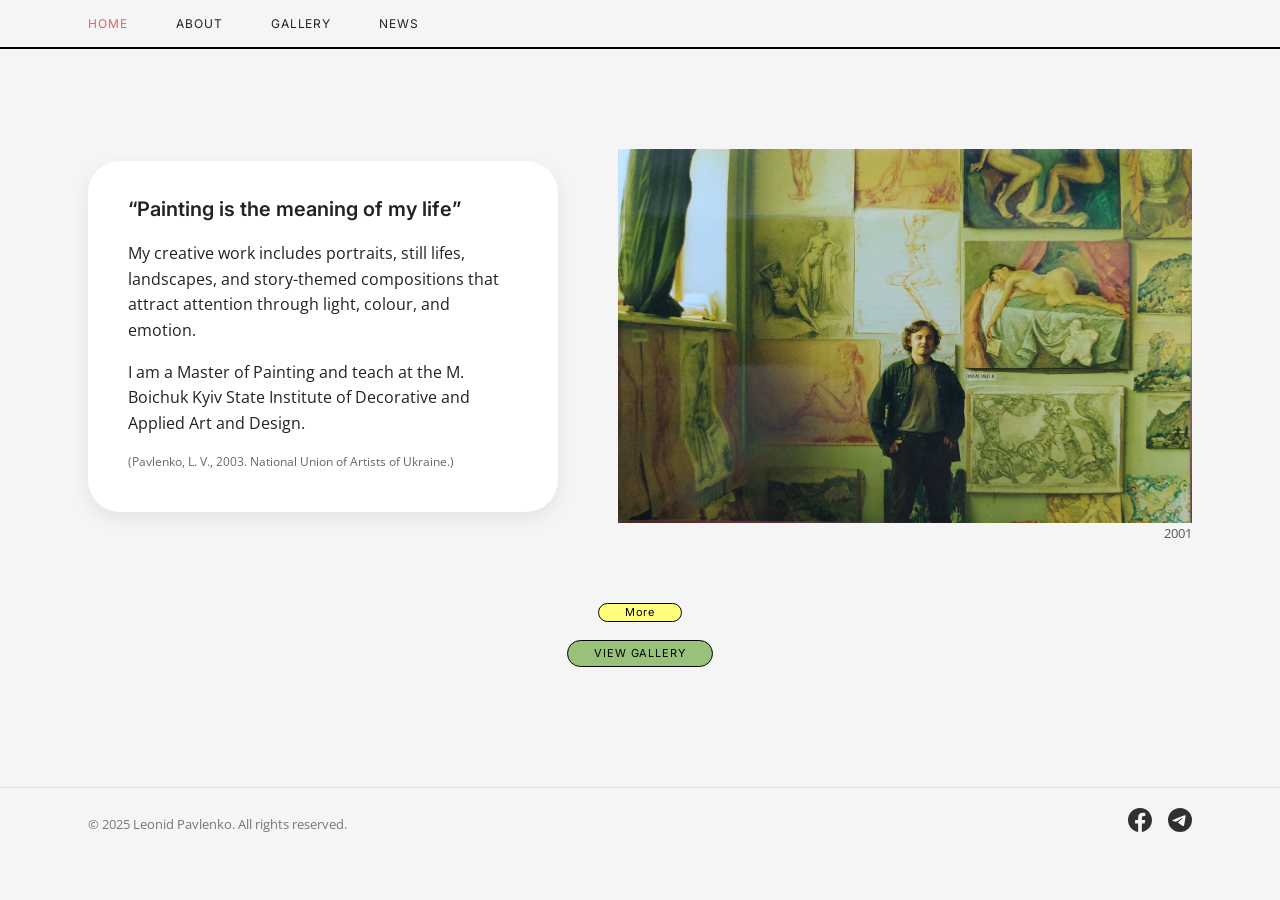
<file: index.html>
<!DOCTYPE html>
<html lang="en">
<head>
  <meta charset="UTF-8">
  <meta name="viewport" content="width=device-width, initial-scale=1.0">
  <title>Leonid Pavlenko Portfolio</title>

  <!-- Google fonts for headings and body text -->
  <link href="https://fonts.googleapis.com/css2?family=Inter:wght@300;400;500;600&family=Open+Sans:wght@400;500;600&display=swap" rel="stylesheet">

  <!-- Main stylesheet -->
  <link rel="stylesheet" href="css/styles.css">
</head>
<body>

  <!-- Main navigation (same on all pages) -->
  <header class="site-header">
    <nav class="main-nav">
      <a href="index.html" class="nav-link active">HOME</a>
      <a href="about.html" class="nav-link">ABOUT</a>
      <a href="gallery.html" class="nav-link">GALLERY</a>
      <a href="news.html" class="nav-link">NEWS</a>
    </nav>
  </header>

  <main>
    <!-- Hero area with quote, bio and portrait -->
    <section class="hero">

      <!-- White card with short text -->
      <div class="hero-card">
        <h1 class="hero-title">“Painting is the meaning of my life”</h1>

        <p>
          My creative work includes portraits, still lifes, landscapes,
          and story-themed compositions that attract attention through
          light, colour, and emotion.
        </p>

        <p>
          I am a Master of Painting and teach at the M. Boichuk Kyiv
          State Institute of Decorative and Applied Art and Design.
        </p>

        <p class="hero-citation">
          (Pavlenko, L. V., 2003. National Union of Artists of Ukraine.)
        </p>
      </div>

      <!-- Photograph of the artist -->
      <figure class="hero-image">
        <img src="media/hero.jpg"
             alt="Leonid Pavlenko standing in front of his drawings and paintings">
        <figcaption class="hero-year">2001</figcaption>
      </figure>
    </section>

    <!-- Navigation buttons below hero -->
    <div class="hero-buttons">
      <a href="about.html" class="btn btn-yellow">More</a>
      <a href="gallery.html" class="btn btn-green">View Gallery</a>
    </div>
  </main>

  <!-- Footer with copyright and social media links -->
  <footer class="site-footer">
    <div class="footer-inner">
      <p class="footer-left">© 2025 Leonid Pavlenko. All rights reserved.</p>

      <div class="footer-icons">
        <a href="https://www.facebook.com/share/1AK98dxhYE/?mibextid=wwXIfr" target="_blank">
          <img src="media/facebook.svg" alt="Facebook icon">
        </a>
        <a href="tel:+380976908161">
          <img src="media/telegram.svg" alt="Telegram icon">
        </a>
      </div>
    </div>
  </footer>

</body>
</html>
</file>
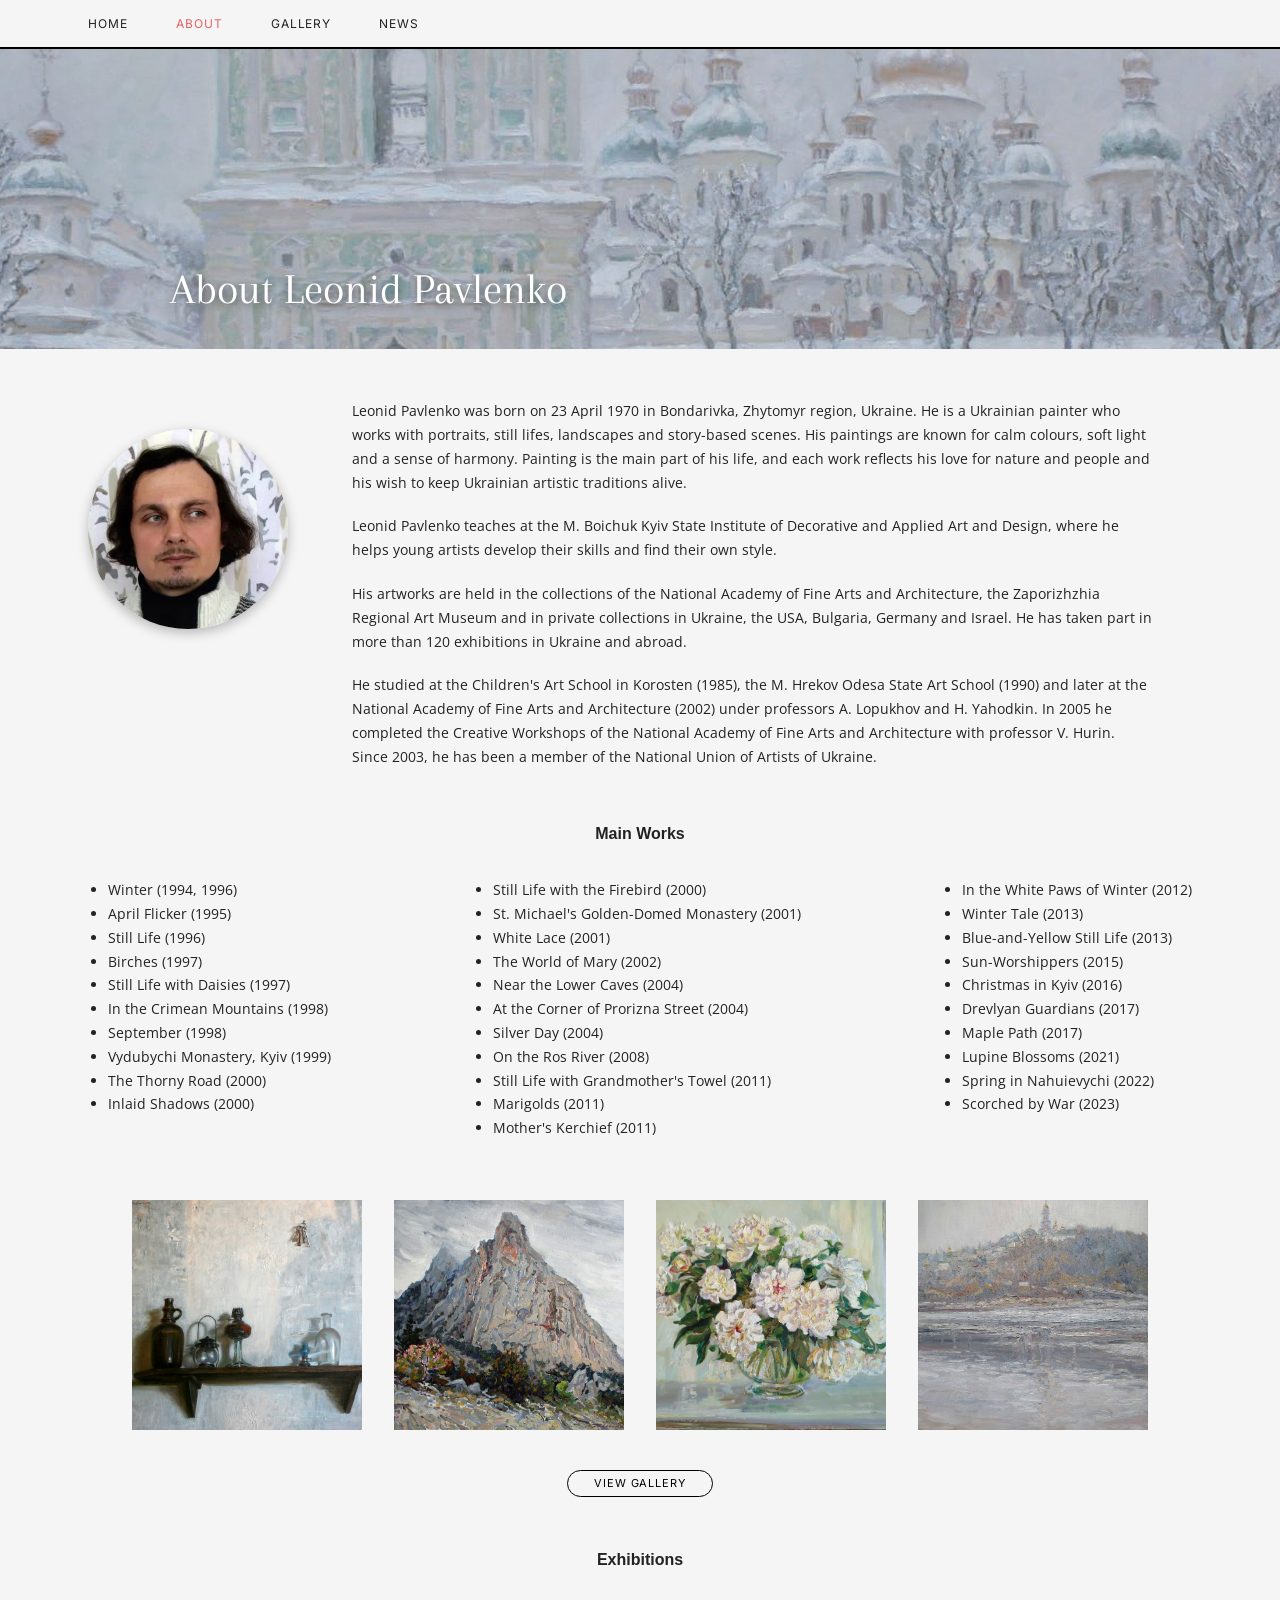
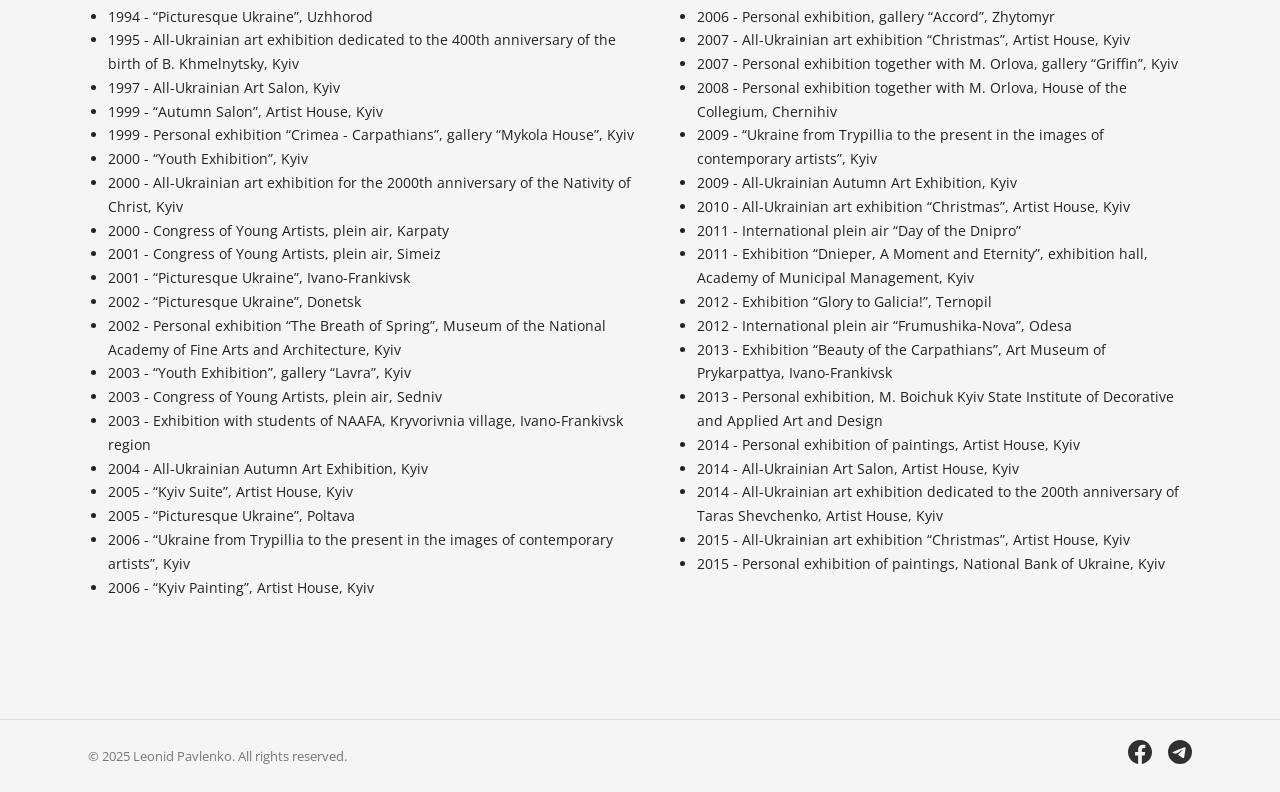
<file: about.html>
<!DOCTYPE html>
<html lang="en">
<head>
  <meta charset="UTF-8">
  <meta name="viewport" content="width=device-width, initial-scale=1.0">
  <title>About - Leonid Pavlenko</title>

  <!-- Google fonts for headings and body text -->
  <link href="https://fonts.googleapis.com/css2?family=Inter:wght@300;400;500;600&family=Open+Sans:wght@400;500;600&family=Arapey:ital,wght@0,400;1,400&display=swap" rel="stylesheet">

  <link rel="stylesheet" href="css/styles.css">
</head>
<body>

  <!-- Main navigation -->
  <header class="site-header">
    <nav class="main-nav">
      <a href="index.html" class="nav-link">HOME</a>
      <a href="about.html" class="nav-link active">ABOUT</a>
      <a href="gallery.html" class="nav-link">GALLERY</a>
      <a href="news.html" class="nav-link">NEWS</a>
    </nav>
  </header>

  <main>

    <!-- Banner image with title -->
    <section class="about-hero" style="background-image: url('media/banner_1440x300.jpg');">
      <h1 class="about-hero-title">About Leonid Pavlenko</h1>
    </section>

    <!-- Portrait and main biography text -->
    <section class="about-section">

      <div class="about-photo">
        <img src="media/portrait.webp" alt="Leonid Pavlenko portrait">
      </div>

      <div class="about-bio">
        <p>Leonid Pavlenko was born on 23 April 1970 in Bondarivka, Zhytomyr region, Ukraine. He is a Ukrainian painter who works with portraits, still lifes, landscapes and story-based scenes. His paintings are known for calm colours, soft light and a sense of harmony. Painting is the main part of his life, and each work reflects his love for nature and people and his wish to keep Ukrainian artistic traditions alive.</p>

        <p>Leonid Pavlenko teaches at the M. Boichuk Kyiv State Institute of Decorative and Applied Art and Design, where he helps young artists develop their skills and find their own style.</p>

        <p>His artworks are held in the collections of the National Academy of Fine Arts and Architecture, the Zaporizhzhia Regional Art Museum and in private collections in Ukraine, the USA, Bulgaria, Germany and Israel. He has taken part in more than 120 exhibitions in Ukraine and abroad.</p>

        <p>He studied at the Children's Art School in Korosten (1985), the M. Hrekov Odesa State Art School (1990) and later at the National Academy of Fine Arts and Architecture (2002) under professors A. Lopukhov and H. Yahodkin. In 2005 he completed the Creative Workshops of the National Academy of Fine Arts and Architecture with professor V. Hurin. Since 2003, he has been a member of the National Union of Artists of Ukraine.</p>
      </div>

    </section>

    <!-- List of main works -->
    <section class="about-main-works">
      <h2 class="about-section-title">Main Works</h2>

      <div class="about-works-lists">
        <ul>
          <li>Winter (1994, 1996)</li>
          <li>April Flicker (1995)</li>
          <li>Still Life (1996)</li>
          <li>Birches (1997)</li>
          <li>Still Life with Daisies (1997)</li>
          <li>In the Crimean Mountains (1998)</li>
          <li>September (1998)</li>
          <li>Vydubychi Monastery, Kyiv (1999)</li>
          <li>The Thorny Road (2000)</li>
          <li>Inlaid Shadows (2000)</li>
        </ul>

        <ul>
          <li>Still Life with the Firebird (2000)</li>
          <li>St. Michael's Golden-Domed Monastery (2001)</li>
          <li>White Lace (2001)</li>
          <li>The World of Mary (2002)</li>
          <li>Near the Lower Caves (2004)</li>
          <li>At the Corner of Prorizna Street (2004)</li>
          <li>Silver Day (2004)</li>
          <li>On the Ros River (2008)</li>
          <li>Still Life with Grandmother's Towel (2011)</li>
          <li>Marigolds (2011)</li>
          <li>Mother's Kerchief (2011)</li>
        </ul>

        <ul>
          <li>In the White Paws of Winter (2012)</li>
          <li>Winter Tale (2013)</li>
          <li>Blue-and-Yellow Still Life (2013)</li>
          <li>Sun-Worshippers (2015)</li>
          <li>Christmas in Kyiv (2016)</li>
          <li>Drevlyan Guardians (2017)</li>
          <li>Maple Path (2017)</li>
          <li>Lupine Blossoms (2021)</li>
          <li>Spring in Nahuievychi (2022)</li>
          <li>Scorched by War (2023)</li>
        </ul>
      </div>
    </section>

    <!-- Four paintings preview row -->
    <section class="about-works-previews">
      <div class="about-works-images">
        <img src="media/Painting-01.jpg"  alt="Painting 1 by Leonid Pavlenko">
        <img src="media/Painting-02.jpg"  alt="Painting 2 by Leonid Pavlenko">
        <img src="media/Painting-03.jpeg" alt="Painting 3 by Leonid Pavlenko">
        <img src="media/Painting-04.jpg"  alt="Painting 4 by Leonid Pavlenko">
      </div>

      <div class="about-works-button">
        <a href="gallery.html" class="btn btn-outline">VIEW GALLERY</a>
      </div>
    </section>

    <!-- Exhibitions list -->
    <section class="about-exhibitions">
      <h2 class="about-section-title">Exhibitions</h2>

      <div class="about-exhibitions-columns">
        <ul>
          <li>1994 - “Picturesque Ukraine”, Uzhhorod</li>
          <li>1995 - All-Ukrainian art exhibition dedicated to the 400th anniversary of the birth of B. Khmelnytsky, Kyiv</li>
          <li>1997 - All-Ukrainian Art Salon, Kyiv</li>
          <li>1999 - “Autumn Salon”, Artist House, Kyiv</li>
          <li>1999 - Personal exhibition “Crimea - Carpathians”, gallery “Mykola House”, Kyiv</li>
          <li>2000 - “Youth Exhibition”, Kyiv</li>
          <li>2000 - All-Ukrainian art exhibition for the 2000th anniversary of the Nativity of Christ, Kyiv</li>
          <li>2000 - Congress of Young Artists, plein air, Karpaty</li>
          <li>2001 - Congress of Young Artists, plein air, Simeiz</li>
          <li>2001 - “Picturesque Ukraine”, Ivano-Frankivsk</li>
          <li>2002 - “Picturesque Ukraine”, Donetsk</li>
          <li>2002 - Personal exhibition “The Breath of Spring”, Museum of the National Academy of Fine Arts and Architecture, Kyiv</li>
          <li>2003 - “Youth Exhibition”, gallery “Lavra”, Kyiv</li>
          <li>2003 - Congress of Young Artists, plein air, Sedniv</li>
          <li>2003 - Exhibition with students of NAAFA, Kryvorivnia village, Ivano-Frankivsk region</li>
          <li>2004 - All-Ukrainian Autumn Art Exhibition, Kyiv</li>
          <li>2005 - “Kyiv Suite”, Artist House, Kyiv</li>
          <li>2005 - “Picturesque Ukraine”, Poltava</li>
          <li>2006 - “Ukraine from Trypillia to the present in the images of contemporary artists”, Kyiv</li>
          <li>2006 - “Kyiv Painting”, Artist House, Kyiv</li>
        </ul>

        <ul>
          <li>2006 - Personal exhibition, gallery “Accord”, Zhytomyr</li>
          <li>2007 - All-Ukrainian art exhibition “Christmas”, Artist House, Kyiv</li>
          <li>2007 - Personal exhibition together with M. Orlova, gallery “Griffin”, Kyiv</li>
          <li>2008 - Personal exhibition together with M. Orlova, House of the Collegium, Chernihiv</li>
          <li>2009 - “Ukraine from Trypillia to the present in the images of contemporary artists”, Kyiv</li>
          <li>2009 - All-Ukrainian Autumn Art Exhibition, Kyiv</li>
          <li>2010 - All-Ukrainian art exhibition “Christmas”, Artist House, Kyiv</li>
          <li>2011 - International plein air “Day of the Dnipro”</li>
          <li>2011 - Exhibition “Dnieper, A Moment and Eternity”, exhibition hall, Academy of Municipal Management, Kyiv</li>
          <li>2012 - Exhibition “Glory to Galicia!”, Ternopil</li>
          <li>2012 - International plein air “Frumushika-Nova”, Odesa</li>
          <li>2013 - Exhibition “Beauty of the Carpathians”, Art Museum of Prykarpattya, Ivano-Frankivsk</li>
          <li>2013 - Personal exhibition, M. Boichuk Kyiv State Institute of Decorative and Applied Art and Design</li>
          <li>2014 - Personal exhibition of paintings, Artist House, Kyiv</li>
          <li>2014 - All-Ukrainian Art Salon, Artist House, Kyiv</li>
          <li>2014 - All-Ukrainian art exhibition dedicated to the 200th anniversary of Taras Shevchenko, Artist House, Kyiv</li>
          <li>2015 - All-Ukrainian art exhibition “Christmas”, Artist House, Kyiv</li>
          <li>2015 - Personal exhibition of paintings, National Bank of Ukraine, Kyiv</li>
        </ul>
      </div>
    </section>

  </main>

  <!-- Shared footer -->
  <footer class="site-footer">
    <div class="footer-inner">
      <p class="footer-left">© 2025 Leonid Pavlenko. All rights reserved.</p>

      <div class="footer-icons">
        <a href="https://www.facebook.com/share/1AK98dxhYE/?mibextid=wwXIfr" target="_blank">
          <img src="media/facebook.svg" alt="Facebook icon">
        </a>
        <a href="tel:+380976908161">
          <img src="media/telegram.svg" alt="Telegram icon">
        </a>
      </div>
    </div>
  </footer>

</body>
</html>
</file>
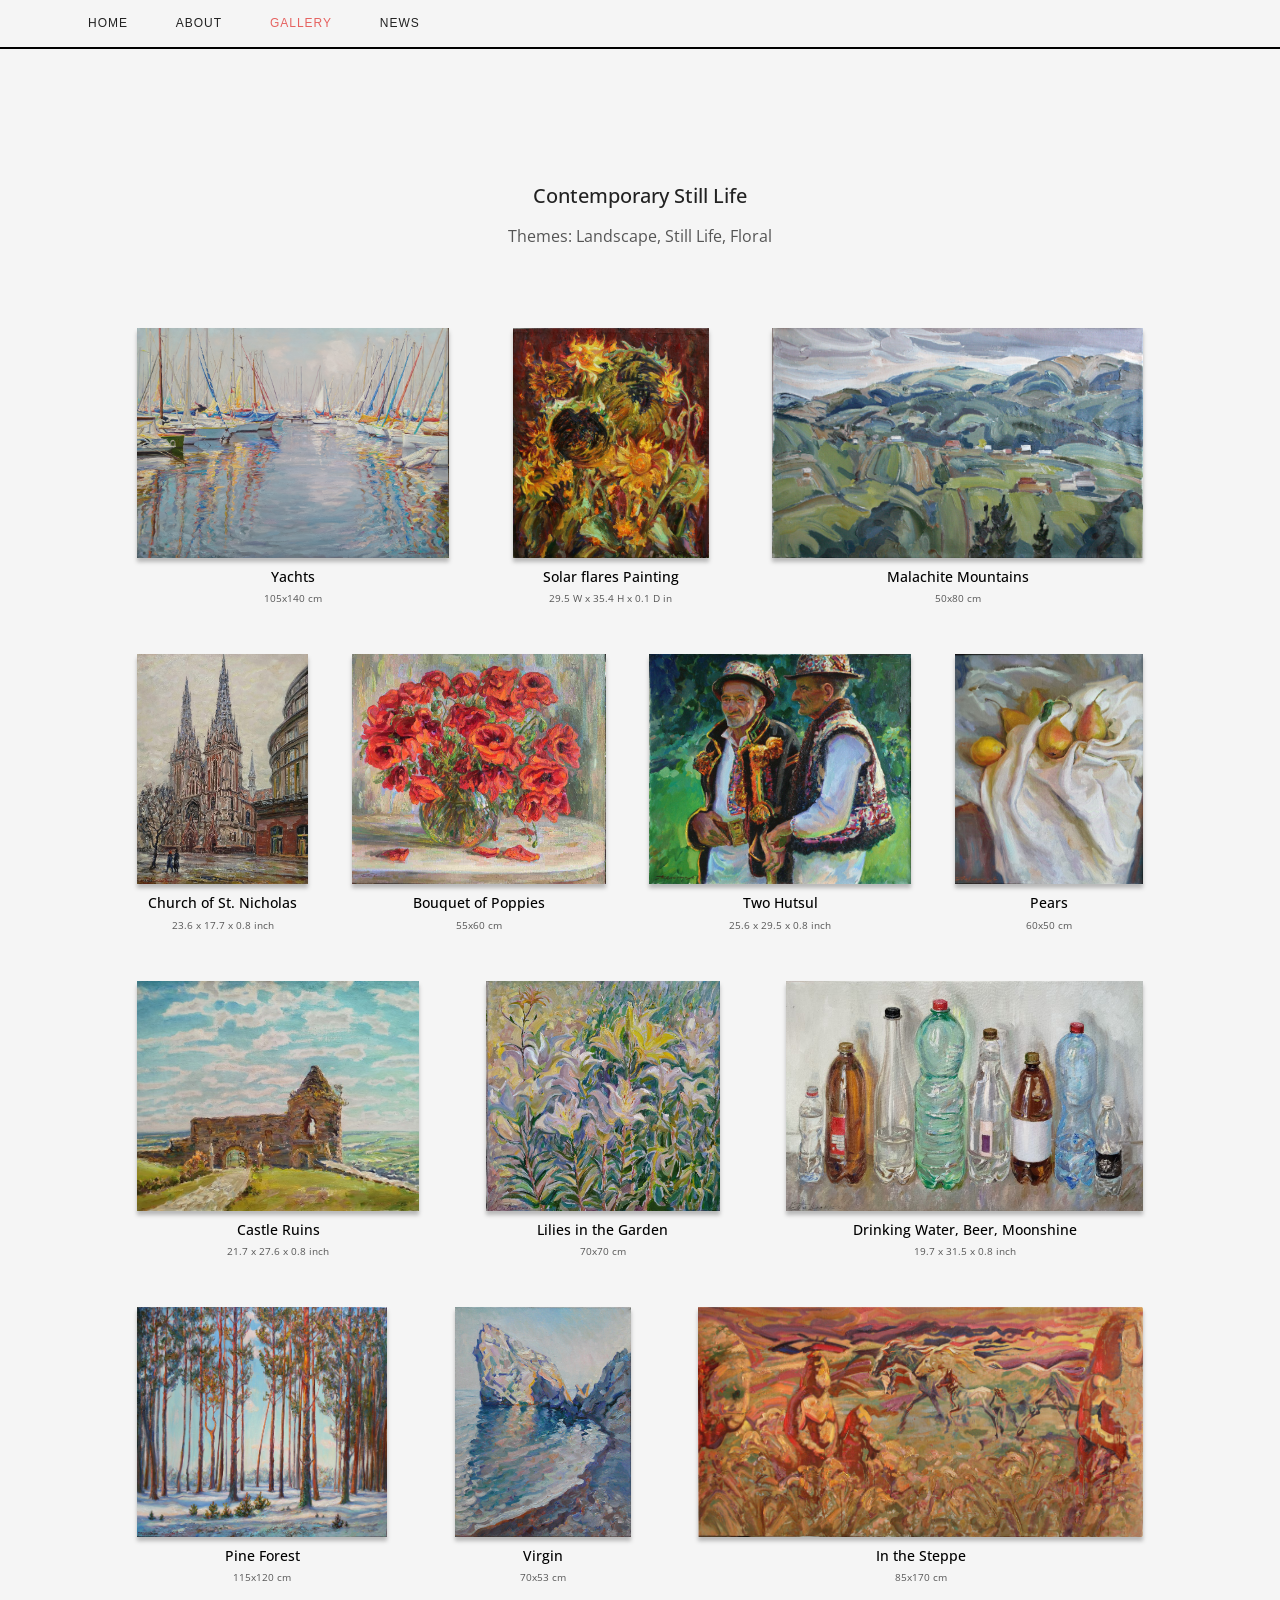
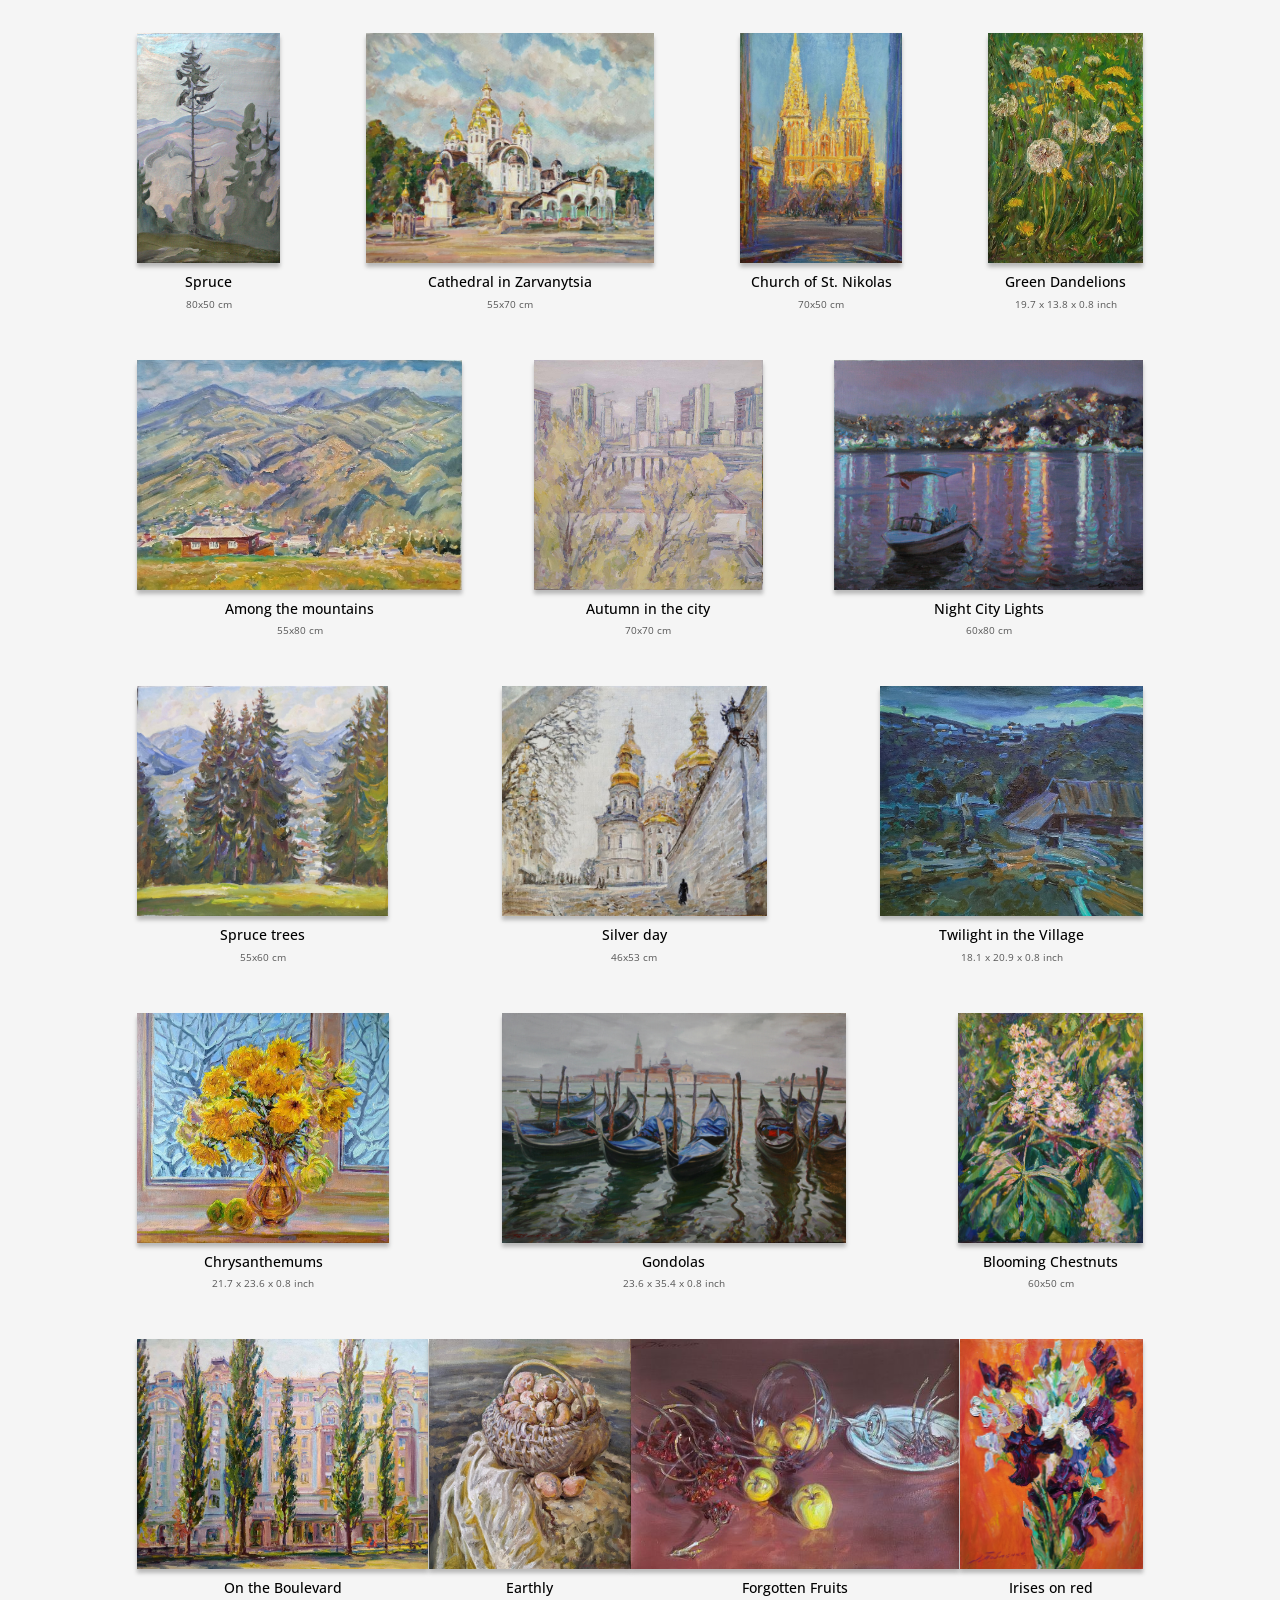
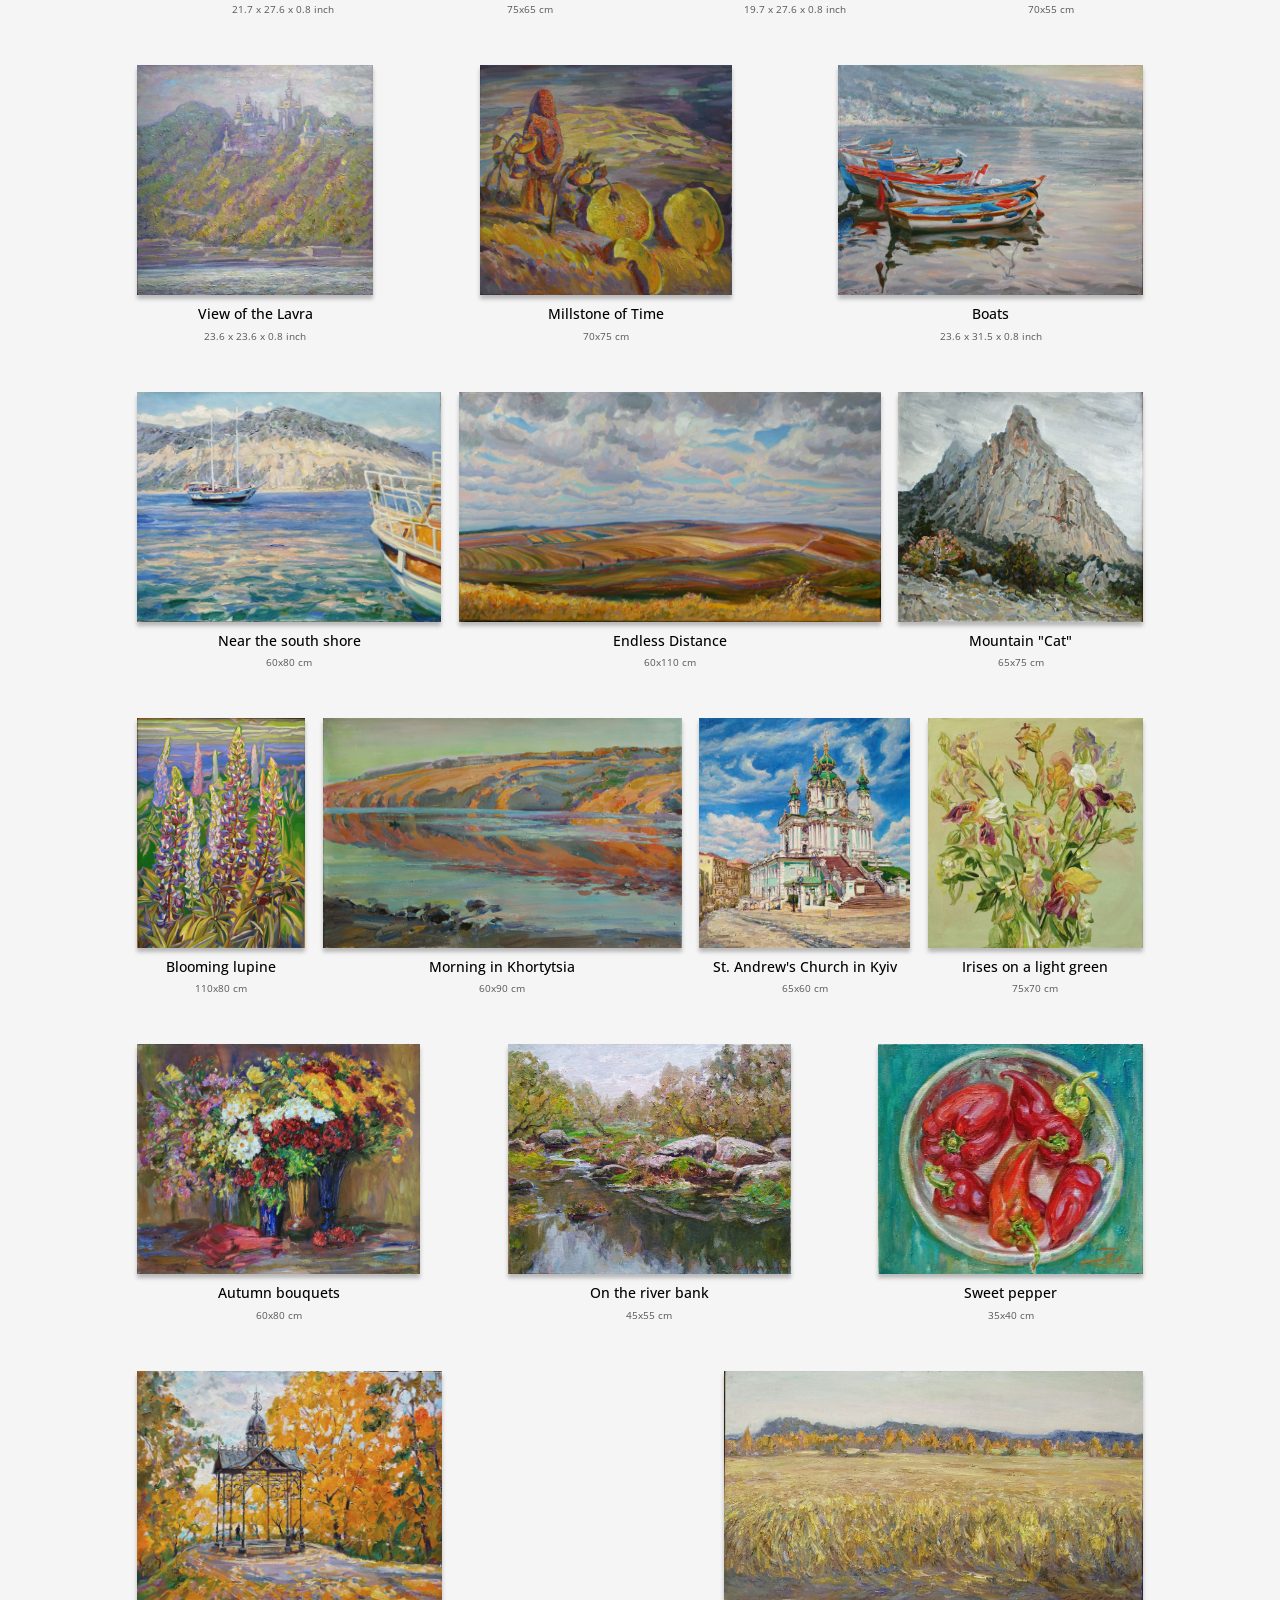
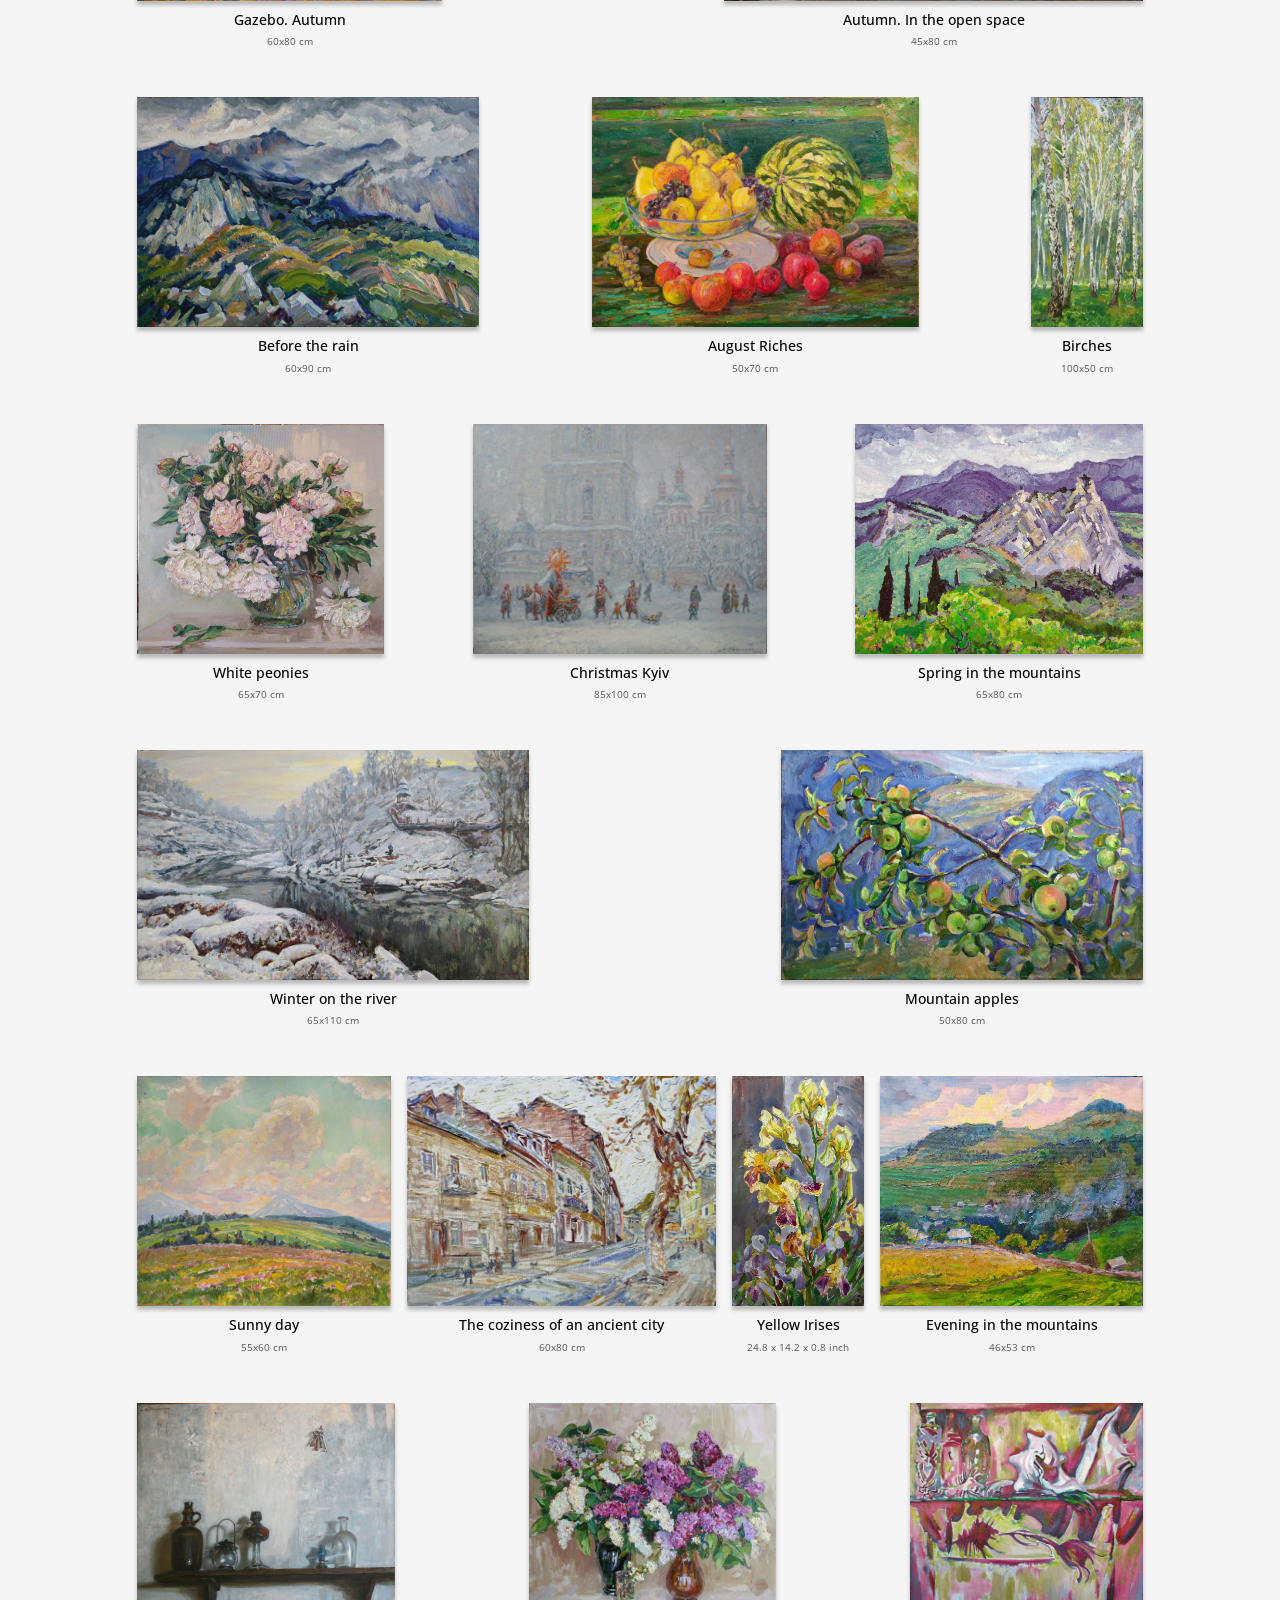
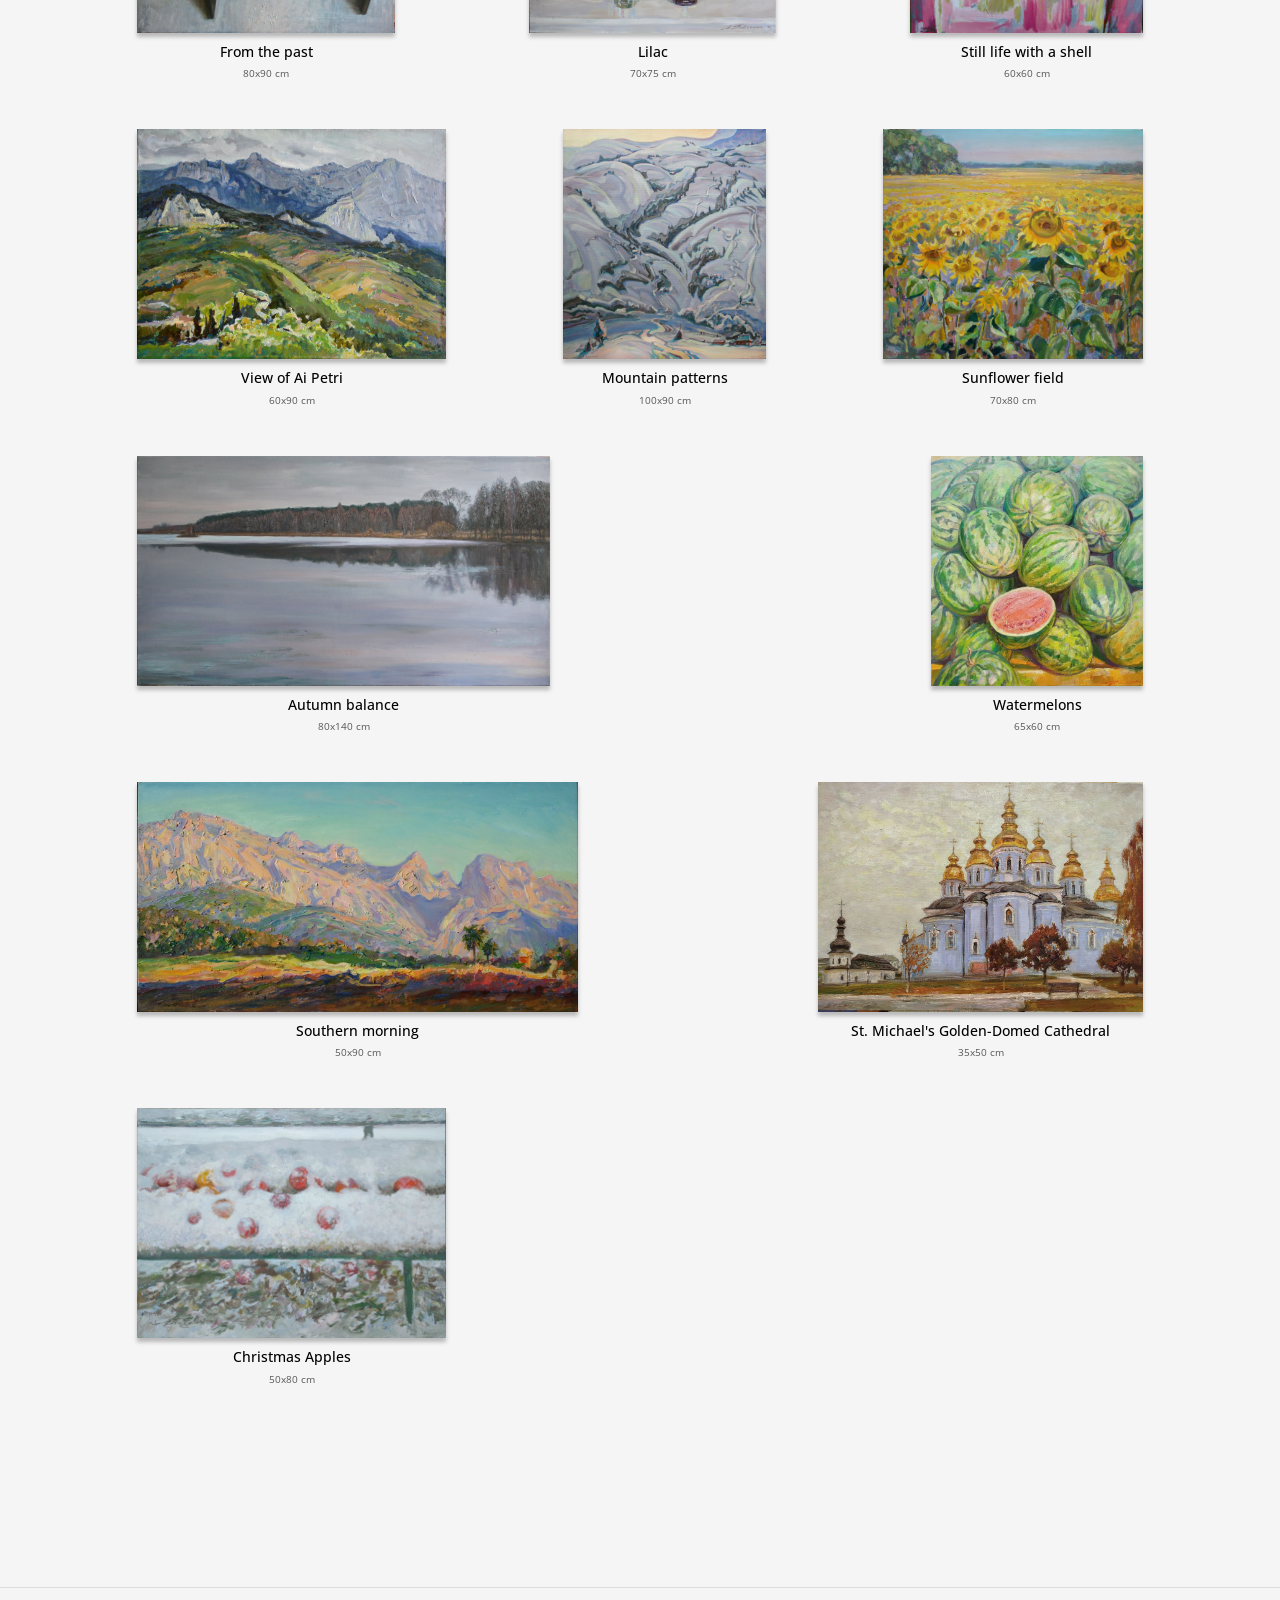
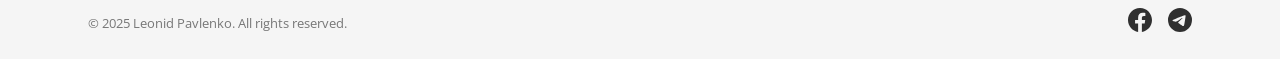
<file: gallery.html>
<!DOCTYPE html>
<html lang="en">
<head>
  <meta charset="UTF-8">
  <title>Gallery - Leonid Pavlenko</title>
  <meta name="viewport" content="width=device-width, initial-scale=1.0">
  <link rel="stylesheet" href="css/styles.css">
  <link href="https://fonts.googleapis.com/css2?family=Open+Sans:wght@400;700&display=swap" rel="stylesheet">
</head>
<body>

  <!-- Main navigation -->
  <header class="site-header">
    <nav class="main-nav">
      <a href="index.html" class="nav-link">HOME</a>
      <a href="about.html" class="nav-link">ABOUT</a>
      <a href="gallery.html" class="nav-link active">GALLERY</a>
      <a href="news.html" class="nav-link">NEWS</a>
    </nav>
  </header>

  <!-- Main gallery content -->
  <main class="gallery-page">

    <!-- Short context text above the grid -->
    <section class="gallery-hero">
      <p class="gallery-context">Contemporary Still Life</p>
      <p class="gallery-themes">Themes: Landscape, Still Life, Floral</p>
    </section>

    <!-- Painting grid -->
    <section class="gallery-grid">

      <!-- ROW 1 -->
      <figure class="painting" style="width:312px;">
        <img src="media/Yachts.jpg" alt="Yachts">
        <figcaption>
          <div class="painting-name">Yachts</div>
          <div class="painting-size">105x140 cm</div>
        </figcaption>
      </figure>

      <figure class="painting" style="width:196px;">
        <img src="media/Solar flares Painting.jpg" alt="Solar flares Painting">
        <figcaption>
          <div class="painting-name">Solar flares Painting</div>
          <div class="painting-size">29.5 W x 35.4 H x 0.1 D in</div>
        </figcaption>
      </figure>

      <figure class="painting" style="width:371px;">
        <img src="media/Malachite Mountains.jpg" alt="Malachite Mountains">
        <figcaption>
          <div class="painting-name">Malachite Mountains</div>
          <div class="painting-size">50x80 cm</div>
        </figcaption>
      </figure>

      <figure class="painting" style="width:171px;">
        <img src="media/Church of St. Nicholas.jpg" alt="Church of St. Nicholas">
        <figcaption>
          <div class="painting-name">Church of St. Nicholas</div>
          <div class="painting-size">23.6 x 17.7 x 0.8 inch</div>
        </figcaption>
      </figure>

      <!-- ROW 2 -->
      <figure class="painting" style="width:254px;">
        <img src="media/Bouquet of Poppies.jpg" alt="Bouquet of Poppies">
        <figcaption>
          <div class="painting-name">Bouquet of Poppies</div>
          <div class="painting-size">55x60 cm</div>
        </figcaption>
      </figure>

      <figure class="painting" style="width:262px;">
        <img src="media/Two Hutsul.jpg" alt="Two Hutsul">
        <figcaption>
          <div class="painting-name">Two Hutsul</div>
          <div class="painting-size">25.6 x 29.5 x 0.8 inch</div>
        </figcaption>
      </figure>

      <figure class="painting" style="width:188px;">
        <img src="media/Pears.jpg" alt="Pears">
        <figcaption>
          <div class="painting-name">Pears</div>
          <div class="painting-size">60x50 cm</div>
        </figcaption>
      </figure>

      <figure class="painting" style="width:282px;">
        <img src="media/Castle Ruins.jpeg" alt="Castle Ruins">
        <figcaption>
          <div class="painting-name">Castle Ruins</div>
          <div class="painting-size">21.7 x 27.6 x 0.8 inch</div>
        </figcaption>
      </figure>

      <!-- ROW 3 -->
      <figure class="painting" style="width:234px;">
        <img src="media/Lilies in the Garden.jpg" alt="Lilies in the Garden">
        <figcaption>
          <div class="painting-name">Lilies in the Garden</div>
          <div class="painting-size">70x70 cm</div>
        </figcaption>
      </figure>

      <figure class="painting" style="width:357px;">
        <img src="media/Drinking Water, Beer, Moonshine.jpg" alt="Drinking Water, Beer, Moonshine">
        <figcaption>
          <div class="painting-name">Drinking Water, Beer, Moonshine</div>
          <div class="painting-size">19.7 x 31.5 x 0.8 inch</div>
        </figcaption>
      </figure>

      <figure class="painting" style="width:250px;">
        <img src="media/Pine Forest.jpg" alt="Pine Forest">
        <figcaption>
          <div class="painting-name">Pine Forest</div>
          <div class="painting-size">115x120 cm</div>
        </figcaption>
      </figure>

      <figure class="painting" style="width:176px;">
        <img src="media/Virgin.jpg" alt="Virgin">
        <figcaption>
          <div class="painting-name">Virgin</div>
          <div class="painting-size">70x53 cm</div>
        </figcaption>
      </figure>

      <!-- ROW 4 -->
      <figure class="painting" style="width:445px;">
        <img src="media/In the Steppe.jpg" alt="In the Steppe">
        <figcaption>
          <div class="painting-name">In the Steppe</div>
          <div class="painting-size">85x170 cm</div>
        </figcaption>
      </figure>

      <figure class="painting" style="width:143px;">
        <img src="media/Spruce.jpg" alt="Spruce">
        <figcaption>
          <div class="painting-name">Spruce</div>
          <div class="painting-size">80x50 cm</div>
        </figcaption>
      </figure>

      <figure class="painting" style="width:288px;">
        <img src="media/Cathedral in Zarvanytsia.jpeg" alt="Cathedral in Zarvanytsia">
        <figcaption>
          <div class="painting-name">Cathedral in Zarvanytsia</div>
          <div class="painting-size">55x70 cm</div>
        </figcaption>
      </figure>

      <figure class="painting" style="width:162px;">
        <img src="media/Church of St.Nikolas2.jpg" alt="Church of St. Nikolas2">
        <figcaption>
          <div class="painting-name">Church of St. Nikolas</div>
          <div class="painting-size">70x50 cm</div>
        </figcaption>
      </figure>

      <!-- ROW 5 -->
      <figure class="painting" style="width:155px;">
        <img src="media/Green Dandelions.jpg" alt="Green Dandelions">
        <figcaption>
          <div class="painting-name">Green Dandelions</div>
          <div class="painting-size">19.7 x 13.8 x 0.8 inch</div>
        </figcaption>
      </figure>

      <figure class="painting" style="width:325px;">
        <img src="media/Among the mountains.jpg" alt="Among the mountains">
        <figcaption>
          <div class="painting-name">Among the mountains</div>
          <div class="painting-size">55x80 cm</div>
        </figcaption>
      </figure>

      <figure class="painting" style="width:229px;">
        <img src="media/Autumn in the city.jpg" alt="Autumn in the city">
        <figcaption>
          <div class="painting-name">Autumn in the city</div>
          <div class="painting-size">70x70 cm</div>
        </figcaption>
      </figure>

      <figure class="painting" style="width:309px;">
        <img src="media/Night City Lights.jpg" alt="Night City Lights">
        <figcaption>
          <div class="painting-name">Night City Lights</div>
          <div class="painting-size">60x80 cm</div>
        </figcaption>
      </figure>

      <!-- ROW 6 -->
      <figure class="painting" style="width:251px;">
        <img src="media/Spruce trees.jpg" alt="Spruce trees">
        <figcaption>
          <div class="painting-name">Spruce trees</div>
          <div class="painting-size">55x60 cm</div>
        </figcaption>
      </figure>

      <figure class="painting" style="width:265px;">
        <img src="media/Silver day.jpg" alt="Silver day">
        <figcaption>
          <div class="painting-name">Silver day</div>
          <div class="painting-size">46x53 cm</div>
        </figcaption>
      </figure>

      <figure class="painting" style="width:263px;">
        <img src="media/Twilight in the Village.jpeg" alt="Twilight in the Village">
        <figcaption>
          <div class="painting-name">Twilight in the Village</div>
          <div class="painting-size">18.1 x 20.9 x 0.8 inch</div>
        </figcaption>
      </figure>

      <figure class="painting" style="width:252px;">
        <img src="media/Chrysanthemums.jpeg" alt="Chrysanthemums">
        <figcaption>
          <div class="painting-name">Chrysanthemums</div>
          <div class="painting-size">21.7 x 23.6 x 0.8 inch</div>
        </figcaption>
      </figure>

      <!-- ROW 7 -->
      <figure class="painting" style="width:344px;">
        <img src="media/Gondolas.jpg" alt="Gondolas">
        <figcaption>
          <div class="painting-name">Gondolas</div>
          <div class="painting-size">23.6 x 35.4 x 0.8 inch</div>
        </figcaption>
      </figure>

      <figure class="painting" style="width:185px;">
        <img src="media/Blooming Chestnuts.jpg" alt="Blooming Chestnuts">
        <figcaption>
          <div class="painting-name">Blooming Chestnuts</div>
          <div class="painting-size">60x50 cm</div>
        </figcaption>
      </figure>

      <figure class="painting" style="width:291px;">
        <img src="media/On the Boulevard.jpeg" alt="On the Boulevard">
        <figcaption>
          <div class="painting-name">On the Boulevard</div>
          <div class="painting-size">21.7 x 27.6 x 0.8 inch</div>
        </figcaption>
      </figure>

      <figure class="painting" style="width:202px;">
        <img src="media/Earthly.jpg" alt="Earthly">
        <figcaption>
          <div class="painting-name">Earthly</div>
          <div class="painting-size">75x65 cm</div>
        </figcaption>
      </figure>

      <!-- ROW 8 -->
      <figure class="painting" style="width:328px;">
        <img src="media/Forgotten Fruits.jpg" alt="Forgotten Fruits">
        <figcaption>
          <div class="painting-name">Forgotten Fruits</div>
          <div class="painting-size">19.7 x 27.6 x 0.8 inch</div>
        </figcaption>
      </figure>

      <figure class="painting" style="width:183px;">
        <img src="media/Irises on red.jpg" alt="Irises on red">
        <figcaption>
          <div class="painting-name">Irises on red</div>
          <div class="painting-size">70x55 cm</div>
        </figcaption>
      </figure>

      <figure class="painting" style="width:236px;">
        <img src="media/View of the Lavra.jpg" alt="View of the Lavra">
        <figcaption>
          <div class="painting-name">View of the Lavra</div>
          <div class="painting-size">23.6 x 23.6 x 0.8 inch</div>
        </figcaption>
      </figure>

      <figure class="painting" style="width:252px;">
        <img src="media/Millstone of Time.jpg" alt="Millstone of Time">
        <figcaption>
          <div class="painting-name">Millstone of Time</div>
          <div class="painting-size">70x75 cm</div>
        </figcaption>
      </figure>

      <!-- ROW 9 -->
      <figure class="painting" style="width:305px;">
        <img src="media/Boats.jpg" alt="Boats">
        <figcaption>
          <div class="painting-name">Boats</div>
          <div class="painting-size">23.6 x 31.5 x 0.8 inch</div>
        </figcaption>
      </figure>

      <figure class="painting" style="width:304px;">
        <img src="media/Near the south shore.jpg" alt="Near the south shore">
        <figcaption>
          <div class="painting-name">Near the south shore</div>
          <div class="painting-size">60x80 cm</div>
        </figcaption>
      </figure>

      <figure class="painting" style="width:422px;">
        <img src="media/Endless Distance.jpg" alt="Endless Distance">
        <figcaption>
          <div class="painting-name">Endless Distance</div>
          <div class="painting-size">60x110 cm</div>
        </figcaption>
      </figure>

      <!-- ROW 10 -->
      <figure class="painting" style="width:245px;">
        <img src="media/Mountain Cat.jpg" alt='Mountain "Cat"'>
        <figcaption>
          <div class="painting-name">Mountain "Cat"</div>
          <div class="painting-size">65x75 cm</div>
        </figcaption>
      </figure>

      <figure class="painting" style="width:168px;">
        <img src="media/Blooming lupine.jpg" alt="Blooming lupine">
        <figcaption>
          <div class="painting-name">Blooming lupine</div>
          <div class="painting-size">110x80 cm</div>
        </figcaption>
      </figure>

      <figure class="painting" style="width:359px;">
        <img src="media/Morning in Khortytsia.jpg" alt="Morning in Khortytsia">
        <figcaption>
          <div class="painting-name">Morning in Khortytsia</div>
          <div class="painting-size">60x90 cm</div>
        </figcaption>
      </figure>

      <figure class="painting" style="width:211px;">
        <img src="media/St. Andrew's Church in Kyiv.jpg" alt="St. Andrew's Church in Kyiv">
        <figcaption>
          <div class="painting-name">St. Andrew's Church in Kyiv</div>
          <div class="painting-size">65x60 cm</div>
        </figcaption>
      </figure>

      <!-- ROW 11 -->
      <figure class="painting" style="width:215px;">
        <img src="media/Irises on a light green background.jpg" alt="Irises on a light green">
        <figcaption>
          <div class="painting-name">Irises on a light green</div>
          <div class="painting-size">75x70 cm</div>
        </figcaption>
      </figure>

      <figure class="painting" style="width:283px;">
        <img src="media/Autumn bouquets.JPG" alt="Autumn bouquets">
        <figcaption>
          <div class="painting-name">Autumn bouquets</div>
          <div class="painting-size">60x80 cm</div>
        </figcaption>
      </figure>

      <figure class="painting" style="width:283px;">
        <img src="media/On the river bank.jpg" alt="On the river bank">
        <figcaption>
          <div class="painting-name">On the river bank</div>
          <div class="painting-size">45x55 cm</div>
        </figcaption>
      </figure>

      <figure class="painting" style="width:265px;">
        <img src="media/Sweet pepper.jpg" alt="Sweet pepper">
        <figcaption>
          <div class="painting-name">Sweet pepper</div>
          <div class="painting-size">35x40 cm</div>
        </figcaption>
      </figure>

      <!-- ROW 12 -->
      <figure class="painting" style="width:305px;">
        <img src="media/Gazebo. Autumn.jpg" alt="Gazebo. Autumn">
        <figcaption>
          <div class="painting-name">Gazebo. Autumn</div>
          <div class="painting-size">60x80 cm</div>
        </figcaption>
      </figure>

      <figure class="painting" style="width:419px;">
        <img src="media/Autumn. In the open space.jpg" alt="Autumn. In the open space">
        <figcaption>
          <div class="painting-name">Autumn. In the open space</div>
          <div class="painting-size">45x80 cm</div>
        </figcaption>
      </figure>

      <figure class="painting" style="width:342px;">
        <img src="media/Before the rain.jpg" alt="Before the rain">
        <figcaption>
          <div class="painting-name">Before the rain</div>
          <div class="painting-size">60x90 cm</div>
        </figcaption>
      </figure>

      <!-- ROW 13 -->
      <figure class="painting" style="width:327px;">
        <img src="media/August Riches.jpg" alt="August Riches">
        <figcaption>
          <div class="painting-name">August Riches</div>
          <div class="painting-size">50x70 cm</div>
        </figcaption>
      </figure>

      <figure class="painting" style="width:112px;">
        <img src="media/Birches.jpg" alt="Birches">
        <figcaption>
          <div class="painting-name">Birches</div>
          <div class="painting-size">100x50 cm</div>
        </figcaption>
      </figure>

      <figure class="painting" style="width:247px;">
        <img src="media/White peonies.jpg" alt="White peonies">
        <figcaption>
          <div class="painting-name">White peonies</div>
          <div class="painting-size">65x70 cm</div>
        </figcaption>
      </figure>

      <figure class="painting" style="width:294px;">
        <img src="media/Christmas Kyiv.jpeg" alt="Christmas Kyiv">
        <figcaption>
          <div class="painting-name">Christmas Kyiv</div>
          <div class="painting-size">85x100 cm</div>
        </figcaption>
      </figure>

      <!-- ROW 14 -->
      <figure class="painting" style="width:288px;">
        <img src="media/Spring in the mountains.jpg" alt="Spring in the mountains">
        <figcaption>
          <div class="painting-name">Spring in the mountains</div>
          <div class="painting-size">65x80 cm</div>
        </figcaption>
      </figure>

      <figure class="painting" style="width:392px;">
        <img src="media/Winter on the river.jpg" alt="Winter on the river">
        <figcaption>
          <div class="painting-name">Winter on the river</div>
          <div class="painting-size">65x110 cm</div>
        </figcaption>
      </figure>

      <figure class="painting" style="width:362px;">
        <img src="media/Mountain apples.jpg" alt="Mountain apples">
        <figcaption>
          <div class="painting-name">Mountain apples</div>
          <div class="painting-size">50x80 cm</div>
        </figcaption>
      </figure>

      <!-- ROW 15 -->
      <figure class="painting" style="width:254px;">
        <img src="media/Sunny day.jpg" alt="Sunny day">
        <figcaption>
          <div class="painting-name">Sunny day</div>
          <div class="painting-size">55x60 cm</div>
        </figcaption>
      </figure>

      <figure class="painting" style="width:309px;">
        <img src="media/The coziness of an ancient city.jpg" alt="The coziness of an ancient city">
        <figcaption>
          <div class="painting-name">The coziness of an ancient city</div>
          <div class="painting-size">60x80 cm</div>
        </figcaption>
      </figure>

      <figure class="painting" style="width:132px;">
        <img src="media/Yellow Irises.jpg" alt="Yellow Irises">
        <figcaption>
          <div class="painting-name">Yellow Irises</div>
          <div class="painting-size">24.8 x 14.2 x 0.8 inch</div>
        </figcaption>
      </figure>

      <figure class="painting" style="width:263px;">
        <img src="media/Evening in the mountains.jpg" alt="Evening in the mountains">
        <figcaption>
          <div class="painting-name">Evening in the mountains</div>
          <div class="painting-size">46x53 cm</div>
        </figcaption>
      </figure>

      <!-- ROW 16 -->
      <figure class="painting" style="width:258px;">
        <img src="media/From the past.jpg" alt="From the past">
        <figcaption>
          <div class="painting-name">From the past</div>
          <div class="painting-size">80x90 cm</div>
        </figcaption>
      </figure>

      <figure class="painting" style="width:247px;">
        <img src="media/Lilac.jpg" alt="Lilac">
        <figcaption>
          <div class="painting-name">Lilac</div>
          <div class="painting-size">70x75 cm</div>
        </figcaption>
      </figure>

      <figure class="painting" style="width:233px;">
        <img src="media/Still life with a shell.jpg" alt="Still life with a shell">
        <figcaption>
          <div class="painting-name">Still life with a shell</div>
          <div class="painting-size">60x60 cm</div>
        </figcaption>
      </figure>

      <figure class="painting" style="width:309px;">
        <img src="media/View of Ai Petri.jpg" alt="View of Ai Petri">
        <figcaption>
          <div class="painting-name">View of Ai Petri</div>
          <div class="painting-size">60x90 cm</div>
        </figcaption>
      </figure>

      <!-- ROW 17 -->
      <figure class="painting" style="width:203px;">
        <img src="media/Mountain patterns.jpg" alt="Mountain patterns">
        <figcaption>
          <div class="painting-name">Mountain patterns</div>
          <div class="painting-size">100x90 cm</div>
        </figcaption>
      </figure>

      <figure class="painting" style="width:260px;">
        <img src="media/Sunflower field.jpg" alt="Sunflower field">
        <figcaption>
          <div class="painting-name">Sunflower field</div>
          <div class="painting-size">70x80 cm</div>
        </figcaption>
      </figure>

      <figure class="painting" style="width:413px;">
        <img src="media/Autumn balance.jpg" alt="Autumn balance">
        <figcaption>
          <div class="painting-name">Autumn balance</div>
          <div class="painting-size">80x140 cm</div>
        </figcaption>
      </figure>

      <figure class="painting" style="width:212px;">
        <img src="media/Watermelons.jpeg" alt="Watermelons">
        <figcaption>
          <div class="painting-name">Watermelons</div>
          <div class="painting-size">65x60 cm</div>
        </figcaption>
      </figure>

      <!-- ROW 18 -->
      <figure class="painting" style="width:441px;">
        <img src="media/Southern morning.jpg" alt="Southern morning">
        <figcaption>
          <div class="painting-name">Southern morning</div>
          <div class="painting-size">50x90 cm</div>
        </figcaption>
      </figure>

      <figure class="painting" style="width:325px;">
        <img src="media/St. Michael's Golden-Domed Cathedral in Kyiv.jpg" alt="St. Michael's Golden-Domed Cathedral">
        <figcaption>
          <div class="painting-name">St. Michael's Golden-Domed Cathedral</div>
          <div class="painting-size">35x50 cm</div>
        </figcaption>
      </figure>

      <figure class="painting" style="width:309px;">
        <img src="media/Christmas Apples.jpg" alt="Christmas Apples">
        <figcaption>
          <div class="painting-name">Christmas Apples</div>
          <div class="painting-size">50x80 cm</div>
        </figcaption>
      </figure>

    </section>
  </main>

  <!-- Shared footer -->
  <footer class="site-footer">
    <div class="footer-inner">
      <p class="footer-left">© 2025 Leonid Pavlenko. All rights reserved.</p>

      <div class="footer-icons">
        <a href="https://www.facebook.com/share/1AK98dxhYE/?mibextid=wwXIfr" target="_blank">
          <img src="media/facebook.svg" alt="Facebook icon">
        </a>
        <a href="tel:+380976908161">
          <img src="media/telegram.svg" alt="Telegram icon">
        </a>
      </div>
    </div>
  </footer>

</body>
</html>
</file>
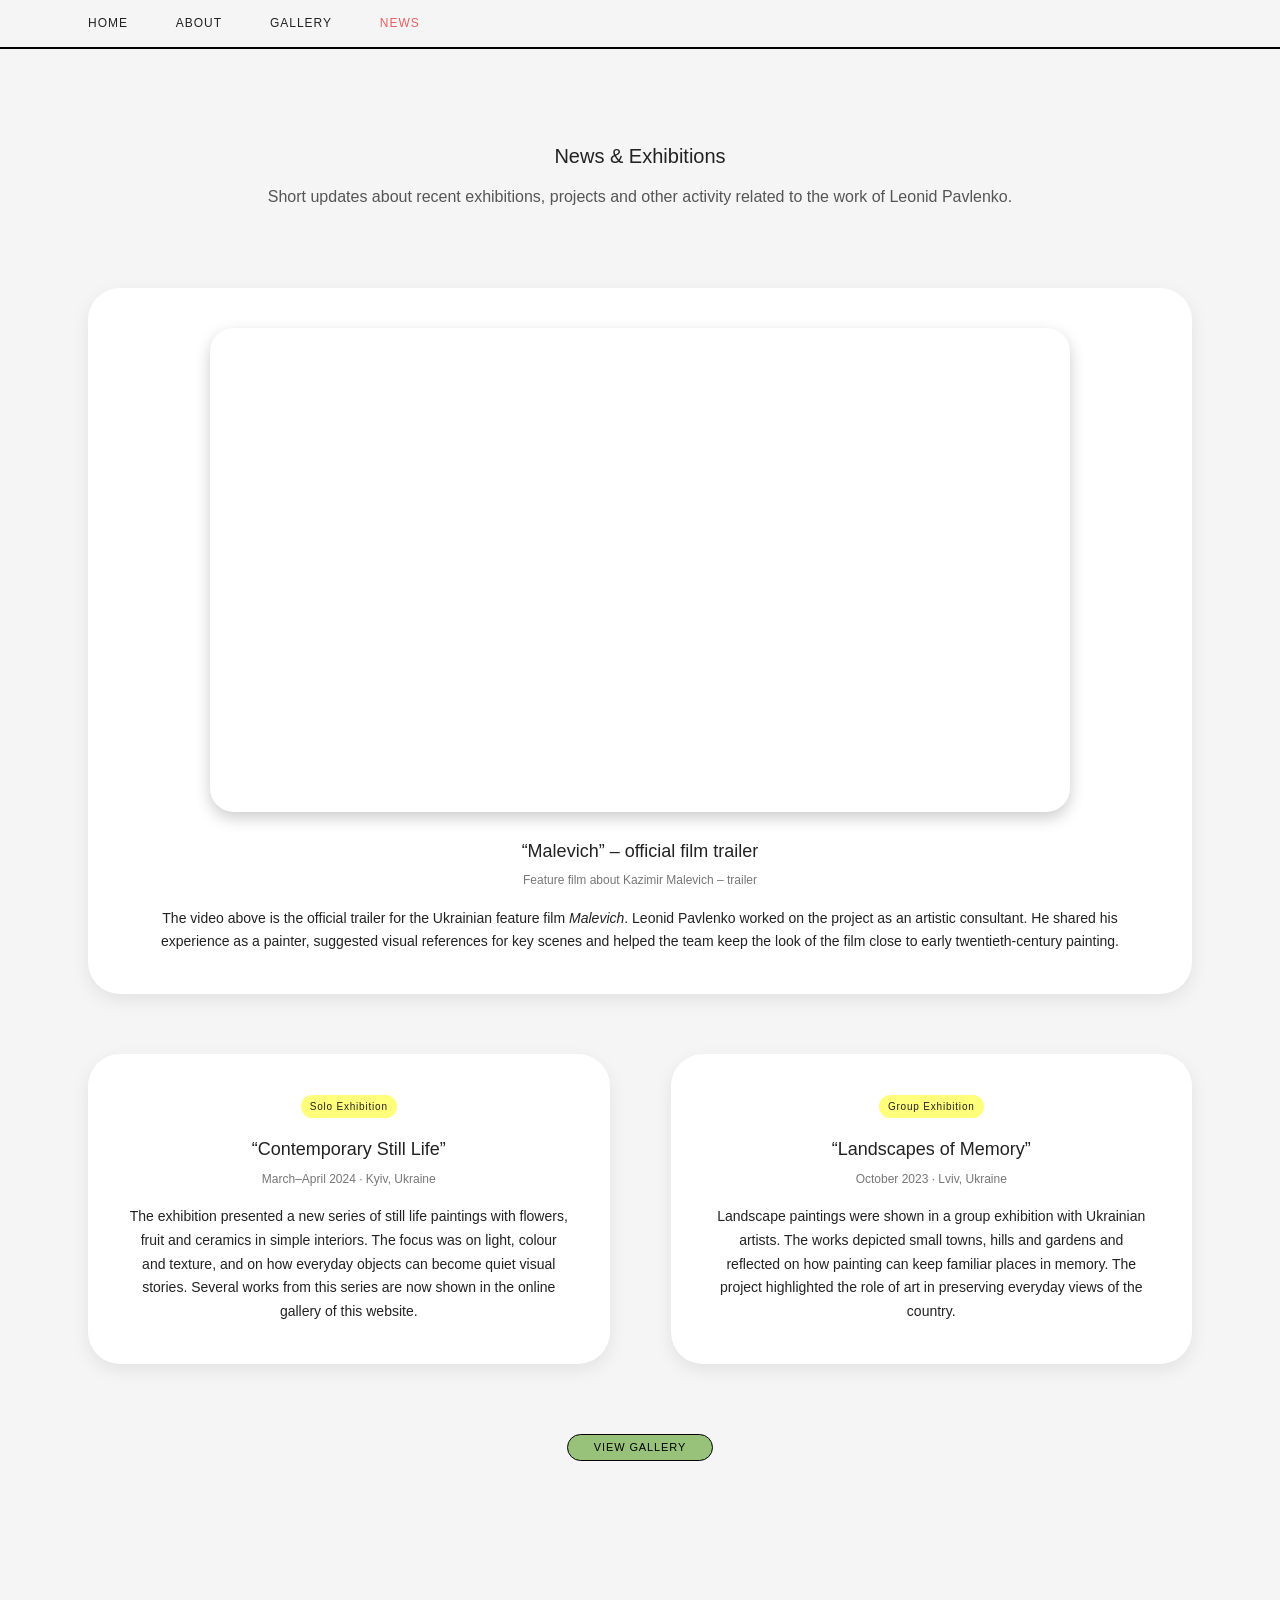
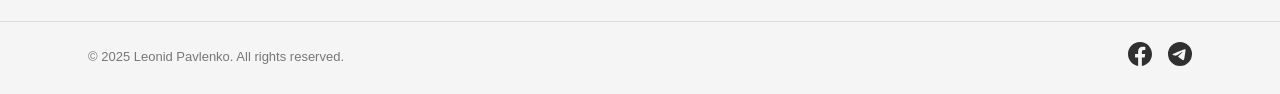
<file: news.html>
<!DOCTYPE html>
<html lang="en">
<head>
  <meta charset="UTF-8">
  <title>News - Leonid Pavlenko</title>
  <meta name="viewport" content="width=device-width, initial-scale=1.0">
  <link rel="stylesheet" href="css/styles.css">
</head>
<body>

  <!-- Main navigation -->
  <header class="site-header">
    <nav class="main-nav">
      <a href="index.html" class="nav-link">HOME</a>
      <a href="about.html" class="nav-link">ABOUT</a>
      <a href="gallery.html" class="nav-link">GALLERY</a>
      <a href="news.html" class="nav-link active">NEWS</a>
    </nav>
  </header>

  <main>

    <!-- Simple hero title and intro -->
    <section class="news-hero">
      <h1 class="news-title">News &amp; Exhibitions</h1>
      <p class="news-intro">
        Short updates about recent exhibitions, projects and other activity related
        to the work of Leonid Pavlenko.
      </p>
    </section>

    <!-- Card layout -->
    <section class="news-page">

      <!-- Film project card -->
      <article class="news-item news-item--wide">
        <!-- Embedded YouTube trailer (standard iframe code from YouTube) -->
        <div class="video-wrapper">
          <iframe
            src="https://www.youtube.com/embed/W3_9wKVNJjs"
            title="Malevich – official film trailer"
            allowfullscreen>
          </iframe>
        </div>

        <h2 class="news-item-title">“Malevich” – official film trailer</h2>
        <p class="news-item-meta">Feature film about Kazimir Malevich – trailer</p>
        <p>
          The video above is the official trailer for the Ukrainian feature film
          <em>Malevich</em>. Leonid Pavlenko worked on the project as an artistic
          consultant. He shared his experience as a painter, suggested visual
          references for key scenes and helped the team keep the look of the film
          close to early twentieth-century painting.
        </p>
      </article>

      <!-- Two exhibition cards -->
      <div class="news-row">

        <article class="news-item news-item--half">
          <span class="news-tag">Solo Exhibition</span>
          <h2 class="news-item-title">“Contemporary Still Life”</h2>
          <p class="news-item-meta">March–April 2024 · Kyiv, Ukraine</p>
          <p>
            The exhibition presented a new series of still life paintings with
            flowers, fruit and ceramics in simple interiors. The focus was on
            light, colour and texture, and on how everyday objects can become
            quiet visual stories. Several works from this series are now shown in
            the online gallery of this website.
          </p>
        </article>

        <article class="news-item news-item--half">
          <span class="news-tag">Group Exhibition</span>
          <h2 class="news-item-title">“Landscapes of Memory”</h2>
          <p class="news-item-meta">October 2023 · Lviv, Ukraine</p>
          <p>
            Landscape paintings were shown in a group exhibition with Ukrainian
            artists. The works depicted small towns, hills and gardens and
            reflected on how painting can keep familiar places in memory. The
            project highlighted the role of art in preserving everyday views of
            the country.
          </p>
        </article>

      </div>

      <!-- Link back to gallery -->
      <div class="news-cta">
        <a class="btn btn-green" href="gallery.html">View Gallery</a>
      </div>

    </section>

  </main>

  <!-- Shared footer -->
  <footer class="site-footer">
    <div class="footer-inner">
      <p class="footer-left">© 2025 Leonid Pavlenko. All rights reserved.</p>

      <div class="footer-icons">
        <a href="https://www.facebook.com/share/1AK98dxhYE/?mibextid=wwXIfr" target="_blank">
          <img src="media/facebook.svg" alt="Facebook icon">
        </a>
        <a href="tel:+380976908161">
          <img src="media/telegram.svg" alt="Telegram icon">
        </a>
      </div>
    </div>
  </footer>

</body>
</html>
</file>
<file: css/styles.css>
/* ===============================
   Global base styles
   =============================== */

*,
*::before,
*::after {
  box-sizing: border-box;
  margin: 0;
  padding: 0;
}

:root {
  --page-width: 1200px;
  --side-padding: 48px;
  --green: #98C279;
  --yellow: #FFFF7B;
  --accent: #E66260;
  --bg: #f5f5f5;
}

body {
  margin: 0;
  font-family: "Open Sans", Arial, sans-serif;
  font-size: 16px;
  line-height: 1.6;
  color: #222;
  background-color: var(--bg);
}

h1,
h2,
h3,
h4,
h5,
h6 {
  font-family: "Inter", sans-serif;
  font-weight: 600;
}

/* ===============================
   Header and navigation (all pages)
   =============================== */

.site-header {
  border-bottom: 2px solid #000;
}

.main-nav {
  max-width: var(--page-width);
  margin: 0 auto;
  padding: 14px var(--side-padding);
  display: flex;
  gap: 48px;
}

.nav-link {
  font-family: "Inter", sans-serif;
  font-size: 12px;
  letter-spacing: 0.08em;
  text-transform: uppercase;
  text-decoration: none;
  color: #222;
  transition: 0.2s;
}

.nav-link:hover,
.nav-link.active {
  color: var(--accent);
}

/* ===============================
   Reusable buttons
   =============================== */

.btn {
  display: inline-flex;
  justify-content: center;
  align-items: center;
  padding: 7px 26px;
  border-radius: 999px;
  border: 1.5px solid #000;
  font-family: "Inter", sans-serif;
  font-size: 11px;
  letter-spacing: 0.08em;
  line-height: 1;
  text-decoration: none;
  color: #000;
  background: transparent;
  transition: 0.2s ease;
}

.btn-yellow {
  padding: 3px 26px;
  background: var(--yellow);
}

.btn-yellow:hover {
  background: #f8f46a;
}

.btn-green {
  background: var(--green);
  text-transform: uppercase;
}

.btn-green:hover {
  background: #8ab76a;
}


/* outline-only variant (About page) */
.btn-outline {
  background: transparent;
}

.btn-outline:hover {
  background: rgba(0, 0, 0, 0.06);
}

/* ===============================
   Footer (shared on all pages)
   =============================== */

.site-footer {
  margin-top: 120px;
  padding: 20px 0;
  border-top: 1px solid #ddd;
}

.footer-inner {
  max-width: var(--page-width);
  margin: 0 auto;
  padding: 0 var(--side-padding);
  display: flex;
  justify-content: space-between;
  align-items: center;
}

.footer-left {
  font-size: 13px;
  color: #777;
}

.footer-icons {
  display: flex;
  gap: 16px;
}

.footer-icons img {
  width: 24px;
  height: 24px;
  opacity: 0.8;
  transition: 0.2s;
}

.footer-icons img:hover {
  opacity: 1;
}

/* ===============================
   HOME page
   =============================== */

.hero {
  max-width: var(--page-width);
  margin: 100px auto 40px;
  padding: 0 var(--side-padding);
  display: flex;
  gap: 60px;
  align-items: center;
}

/* white card for text */
.hero-card {
  flex: 0 0 470px;
  max-width: 470px;
  background: #fff;
  border-radius: 32px;
  padding: 32px 40px 40px;
  box-shadow: 0 6px 18px rgba(0, 0, 0, 0.08);
  display: flex;
  flex-direction: column;
  gap: 16px;
}

.hero-title {
  font-size: 20px;
}

.hero-citation {
  font-size: 12px;
  color: #666;
}

/* photo on the right */
.hero-image {
  flex: 1;
  max-width: 650px;
  position: relative;
}

.hero-image img {
  width: 100%;
  height: auto;
  display: block;
}

.hero-year {
  position: absolute;
  right: 0;
  bottom: -20px;
  font-size: 13px;
  color: #555;
}

/* buttons under the hero, one on top of another */
.hero-buttons {
  margin-top: 80px;
  display: flex;
  flex-direction: column;
  gap: 18px;
  align-items: center;
}

/* ===============================
   ABOUT page
   =============================== */

.about-hero {
  width: 100%;
  height: 300px;
  background-size: cover;
  background-position: center;
  position: relative;
}

.about-hero-title {
  position: absolute;
  bottom: 25px;
  left: 170px;
  font-family: "Arapey", serif;
  font-size: 44px;
  font-weight: 400;
  color: #fff;
  text-shadow: 0 3px 8px rgba(0, 0, 0, 0.45);
}

.about-section {
  max-width: var(--page-width);
  margin: 50px auto 32px;
  padding: 0 var(--side-padding);
  display: flex;
  gap: 64px;
  align-items: flex-start;
}

.about-photo {
  margin-top: 30px;
}

.about-photo img {
  width: 200px;
  height: 200px;
  object-fit: cover;
  border-radius: 50%;
  box-shadow: 0 4px 12px rgba(0, 0, 0, 0.25);
}

.about-bio {
  flex: 1;
  max-width: 800px;
  font-size: 14px;
  line-height: 1.7;
}

.about-bio p {
  margin-bottom: 20px;
}

.about-section-title {
  font-family: "Al Nile", "Helvetica Neue", Arial, sans-serif;
  font-size: 16px;
  font-weight: 700;
  text-align: center;
}

.about-main-works {
  max-width: var(--page-width);
  margin: 24px auto 0;
  padding: 0 var(--side-padding);
}

.about-main-works .about-section-title {
  margin-bottom: 32px;
}

.about-works-lists {
  display: flex;
  justify-content: space-between;
  gap: 32px;
  font-size: 14px;
  line-height: 1.7;
}

.about-works-lists ul {
  list-style-type: disc;
  padding-left: 20px;
}

.about-works-previews {
  max-width: var(--page-width);
  margin: 60px auto 0;
  padding: 0 var(--side-padding);
}

.about-works-images {
  display: flex;
  justify-content: center;
  gap: 32px;
}

.about-works-images img {
  width: 230px;
  height: 230px;
  object-fit: cover;
}

.about-works-button {
  margin: 40px 0 50px;
  display: flex;
  justify-content: center;
}

.about-exhibitions {
  max-width: var(--page-width);
  margin: 40px auto 60px;
  padding: 0 var(--side-padding);
}

.about-exhibitions .about-section-title {
  margin-bottom: 32px;
}

.about-exhibitions-columns {
  display: flex;
  justify-content: space-between;
  gap: 32px;
  font-size: 14px;
  line-height: 1.7;
}

.about-exhibitions-columns ul {
  list-style-type: disc;
  padding-left: 20px;
}

/* ===============================
   GALLERY page
   =============================== */

.gallery-page {
  max-width: 1440px;
  margin: 0 auto;
  padding: 40px 137px 80px;
  background-color: var(--bg);
}

/* intro text above grid (same as News hero) */
.gallery-hero {
  max-width: 1440px;
  margin: 91px auto 78px;
  text-align: center;
}

.gallery-context {
  font-family: "Open Sans", sans-serif;
  font-size: 20px;
  font-weight: 500;
  color: #222;
  margin-bottom: 12px;
}

.gallery-themes {
  font-family: "Open Sans", sans-serif;
  font-size: 16px;
  font-weight: 400;
  color: #555;
}

.gallery-grid {
  display: flex;
  flex-wrap: wrap;
  justify-content: space-between;
  row-gap: 48px;
}

.painting {
  display: flex;
  flex-direction: column;
  align-items: center;
  text-align: center;
}

.painting img {
  height: 230px;
  width: 100%;
  object-fit: cover;
  display: block;
  box-shadow: 0 4px 4px rgba(0, 0, 0, 0.25);
}

.painting-name {
  margin-top: 8px;
  font-size: 14px;
  font-weight: 500;
  color: #000;
}

.painting-size {
  margin-top: 2px;
  font-size: 10px;
  font-weight: 400;
  color: #575757;
}

/* ===============================
   NEWS page
   =============================== */

.news-hero {
  max-width: var(--page-width);
  margin: 91px auto 0;
  padding: 0 var(--side-padding);
  text-align: center;
}

.news-title {
  font-family: "Open Sans", sans-serif;
  font-size: 20px;
  font-weight: 500;
  margin-bottom: 12px;
}

.news-intro {
  font-family: "Open Sans", sans-serif;
  font-size: 16px;
  font-weight: 400;
  color: #555;
}

/* wrapper for all cards */
.news-page {
  max-width: var(--page-width);
  margin: 78px auto 0;
  padding: 0 var(--side-padding);
  display: flex;
  flex-direction: column;
  gap: 60px;
}

/* white card with shadow */
.news-item {
  background-color: #fff;
  border-radius: 32px;
  padding: 40px 60px;
  box-shadow: 0 6px 18px rgba(0, 0, 0, 0.08);
  font-family: "Open Sans", sans-serif;
  font-size: 14px;
  line-height: 1.7;
  color: #222;
  text-align: center;
}

/* wide card on top */
.news-item--wide {
  align-self: stretch;
}

/* two cards in a row */
.news-row {
  display: flex;
  gap: 61px;
}

.news-item--half {
  flex: 1;
  padding: 40px 40px;
}

/* yellow tag on exhibition cards */
.news-tag {
  display: inline-block;
  margin-bottom: 16px;
  padding: 3px 9px;
  border-radius: 999px;
  background-color: var(--yellow);
  font-family: "Open Sans", sans-serif;
  font-size: 10px;
  font-weight: 500;
  letter-spacing: 0.08em;
}

/* titles and meta in cards */
.news-item-title {
  font-family: "Open Sans", sans-serif;
  font-size: 18px;
  font-weight: 500;
  margin-bottom: 4px;
}

.news-item-meta {
  font-family: "Open Sans", sans-serif;
  font-size: 12px;
  font-weight: 400;
  color: #777;
  margin-bottom: 16px;
}

/* YouTube video wrapper */
.video-wrapper {
  width: 100%;
  max-width: 860px;
  margin: 0 auto 24px;
  border-radius: 24px;
  overflow: hidden;
  box-shadow: 0 6px 16px rgba(0, 0, 0, 0.2);
}

.video-wrapper iframe {
  width: 100%;
  aspect-ratio: 16 / 9;
  border: none;
  display: block;
}

/* green CTA under the cards */
.news-cta {
  margin-top: 10px;
  margin-bottom: 40px;
  display: flex;
  justify-content: center;
}

/* ===============================
   Responsive styles
   =============================== */

/* tablets */
@media (max-width: 1000px) {
  :root {
    --side-padding: 32px;
  }

  .hero {
    flex-direction: column;
    gap: 32px;
    margin-top: 80px;
  }

  .hero-image,
  .hero-card {
    max-width: 100%;
  }

  .hero-year {
    position: static;
    margin-top: 6px;
  }

  .about-section,
  .about-main-works,
  .about-works-previews,
  .about-exhibitions {
    padding: 0 24px;
    max-width: 100%;
  }

  .about-section {
    flex-direction: column;
    align-items: center;
    gap: 24px;
    margin: 24px auto 40px;
  }

  .about-photo {
    margin-top: 0;
  }

  .about-bio {
    max-width: 100%;
  }

  .about-works-lists,
  .about-exhibitions-columns {
    flex-direction: column;
  }

  .about-works-images {
    flex-wrap: wrap;
    justify-content: center;
  }

  .about-works-images img {
    width: 45%;
    height: auto;
  }

  .news-page {
    padding: 0 24px;
  }

  .news-row {
    flex-direction: column;
  }

  .news-item {
    padding: 28px 20px;
  }

  .video-wrapper {
    max-width: 100%;
  }

  .gallery-page {
    padding: 32px 32px 60px;
  }
}

/* phones */
@media (max-width: 600px) {
  :root {
    --side-padding: 20px;
  }

  .main-nav {
    gap: 24px;
  }

  .nav-link {
    font-size: 12px;
  }

  .hero {
    margin-top: 32px;
    gap: 28px;
  }

  .footer-inner {
    flex-direction: column;
    gap: 12px;
    text-align: center;
  }

  .gallery-page {
    padding: 24px 20px 60px;
  }

  /* stack paintings full width on small screens */
  .painting {
    width: 100% !important;
  }

  .painting img {
    height: auto;
  }
}

/* End of the stylesheet */
</file>
